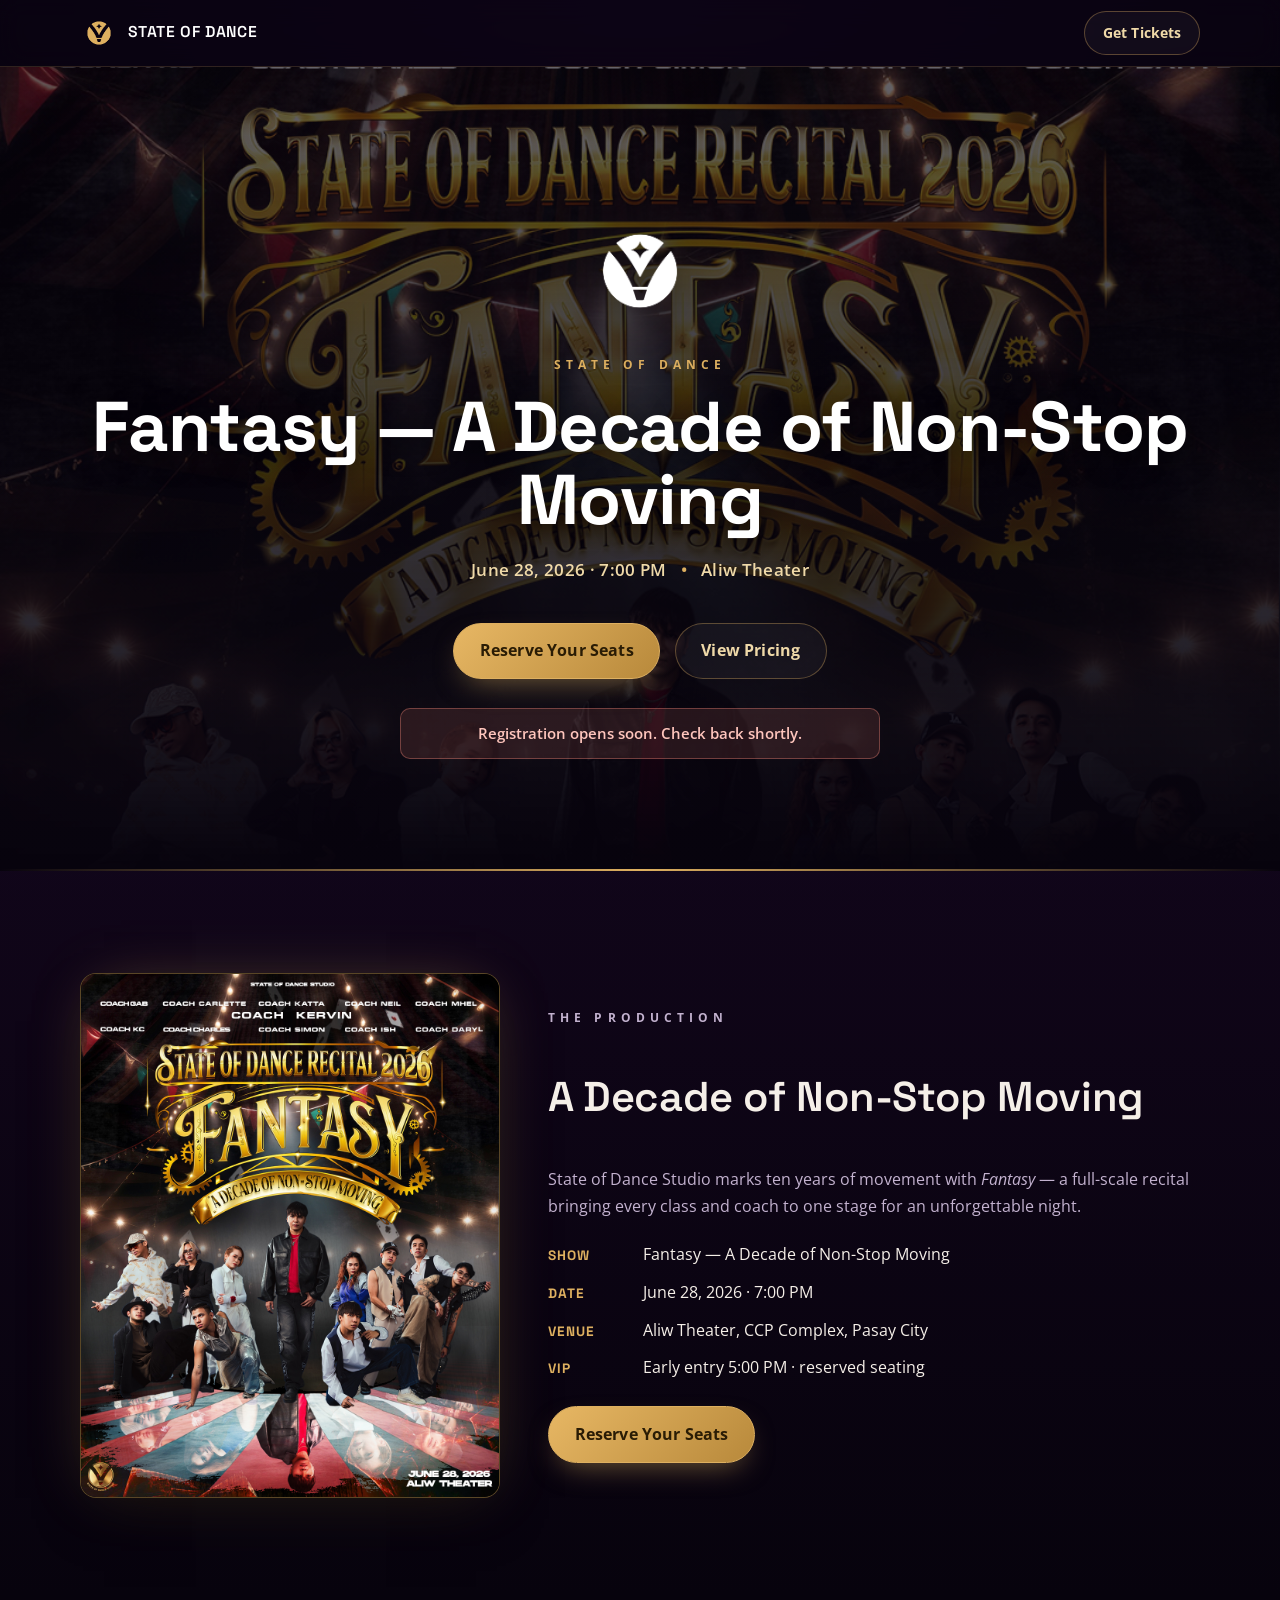
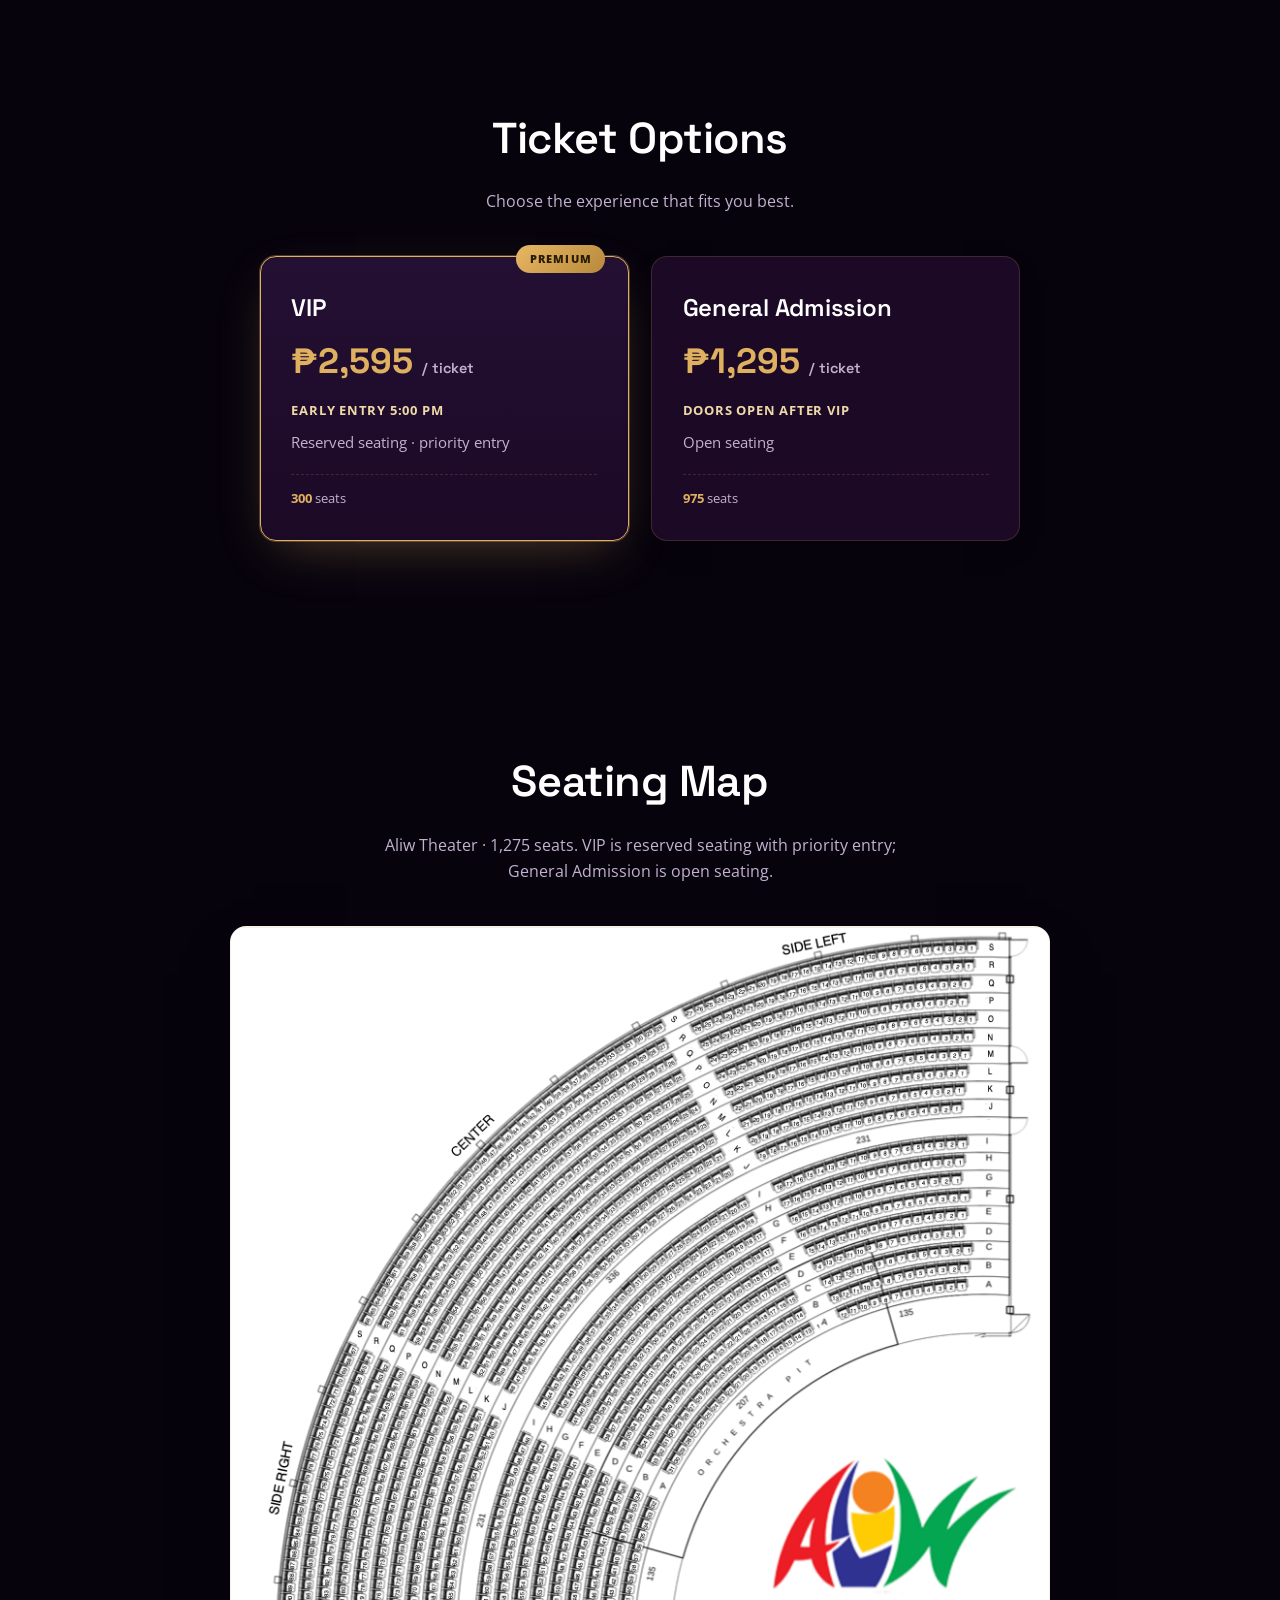
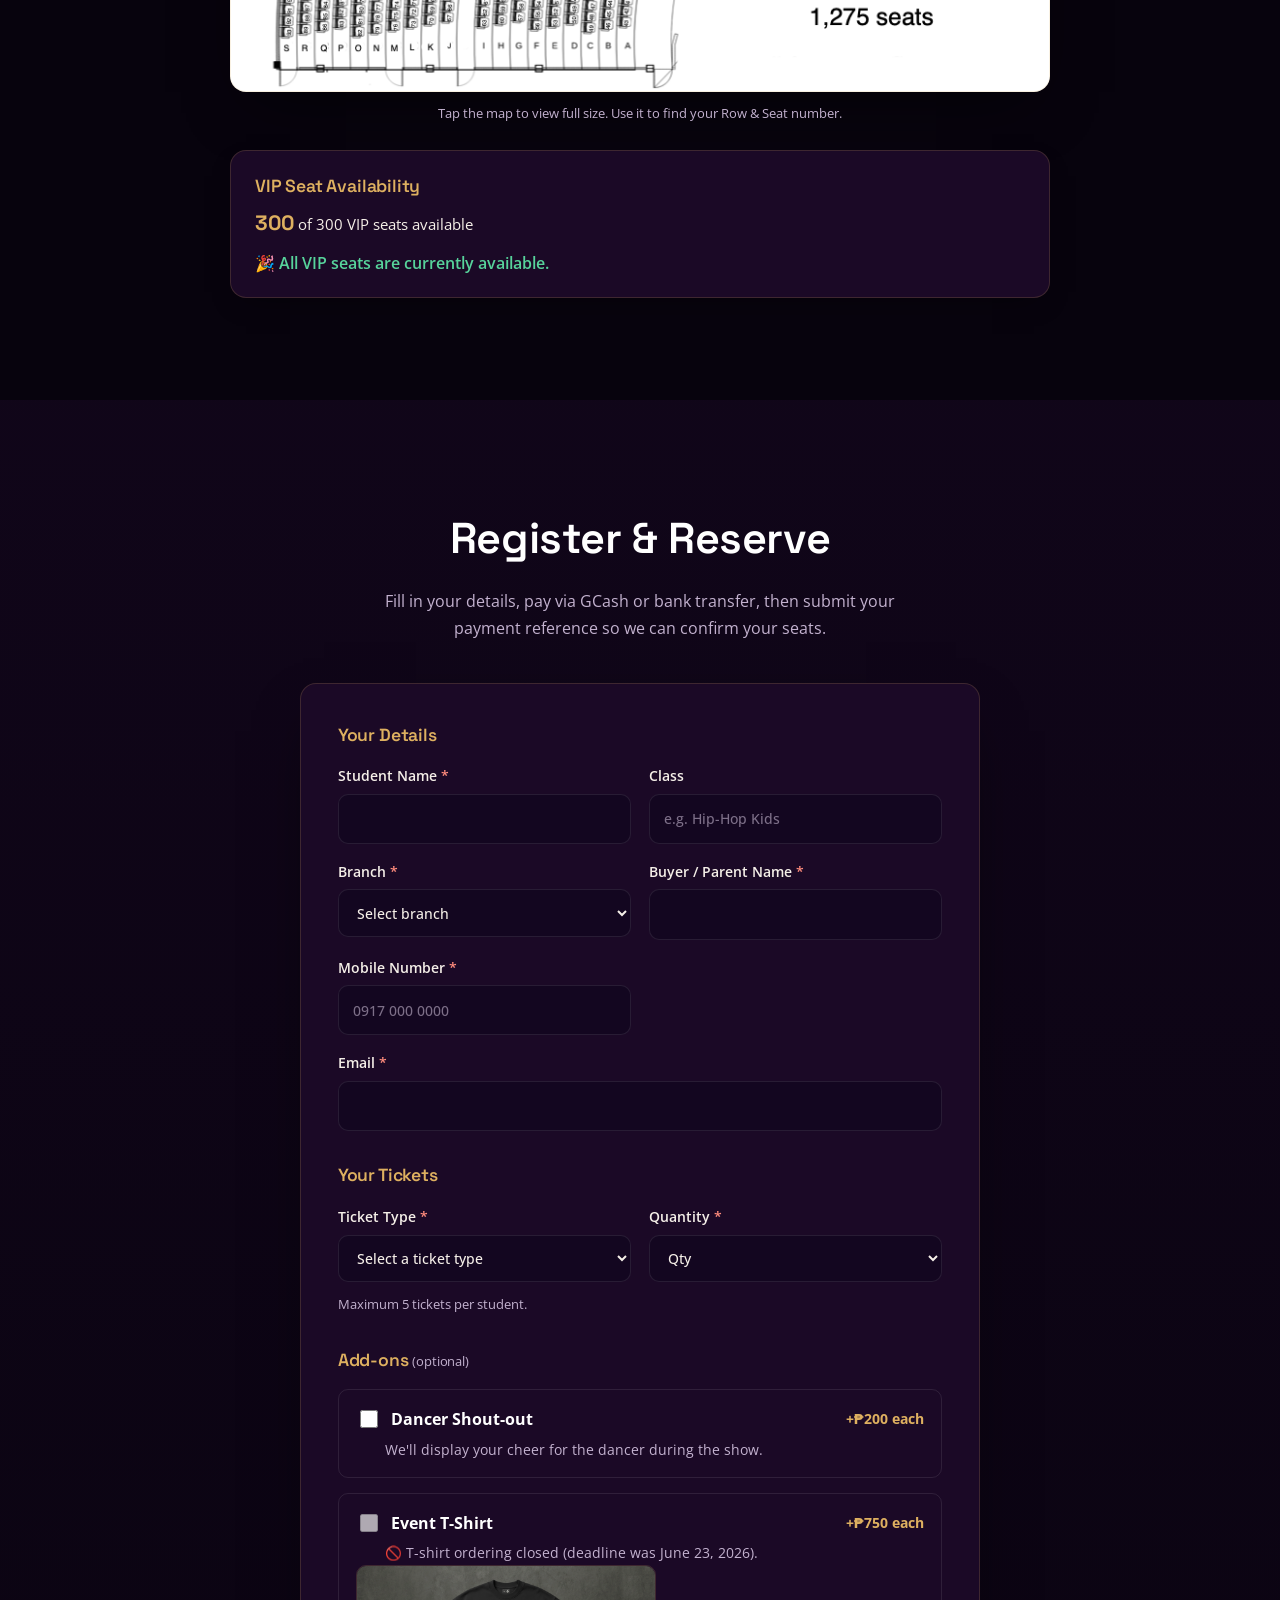
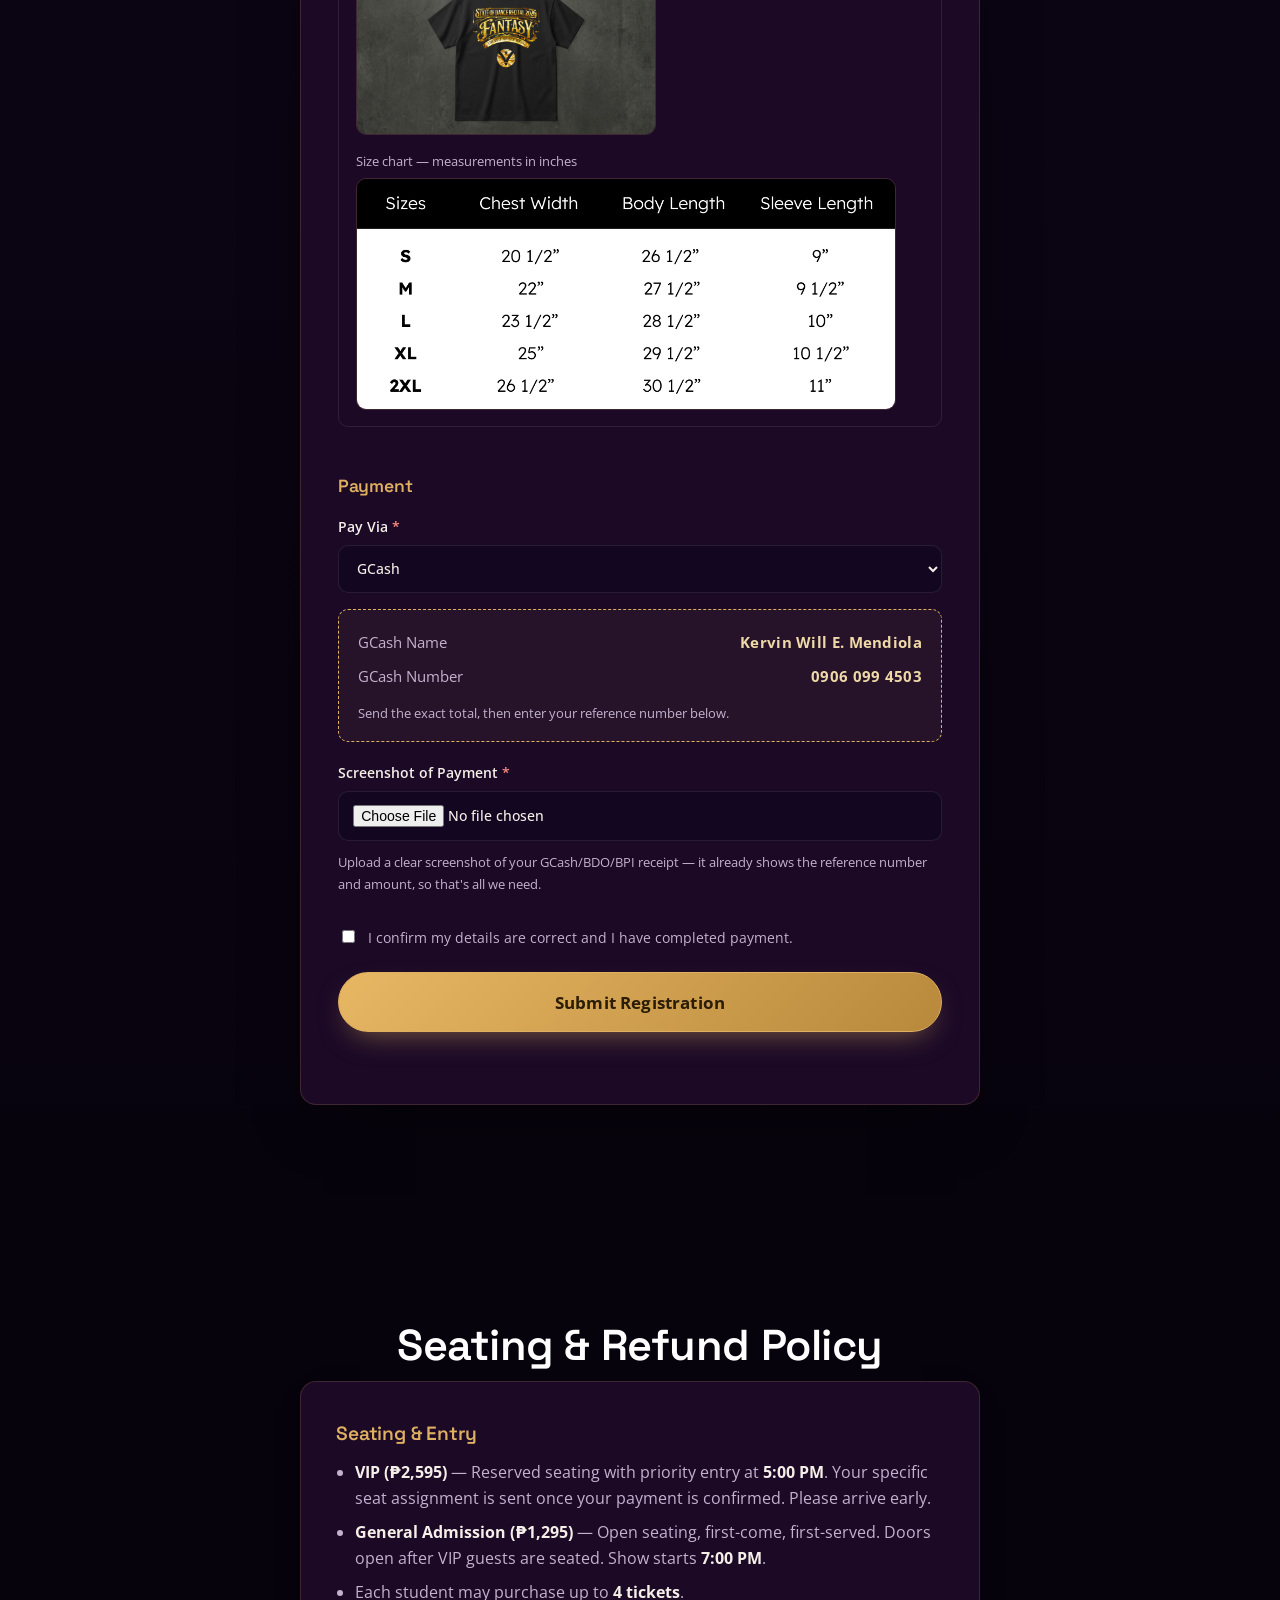
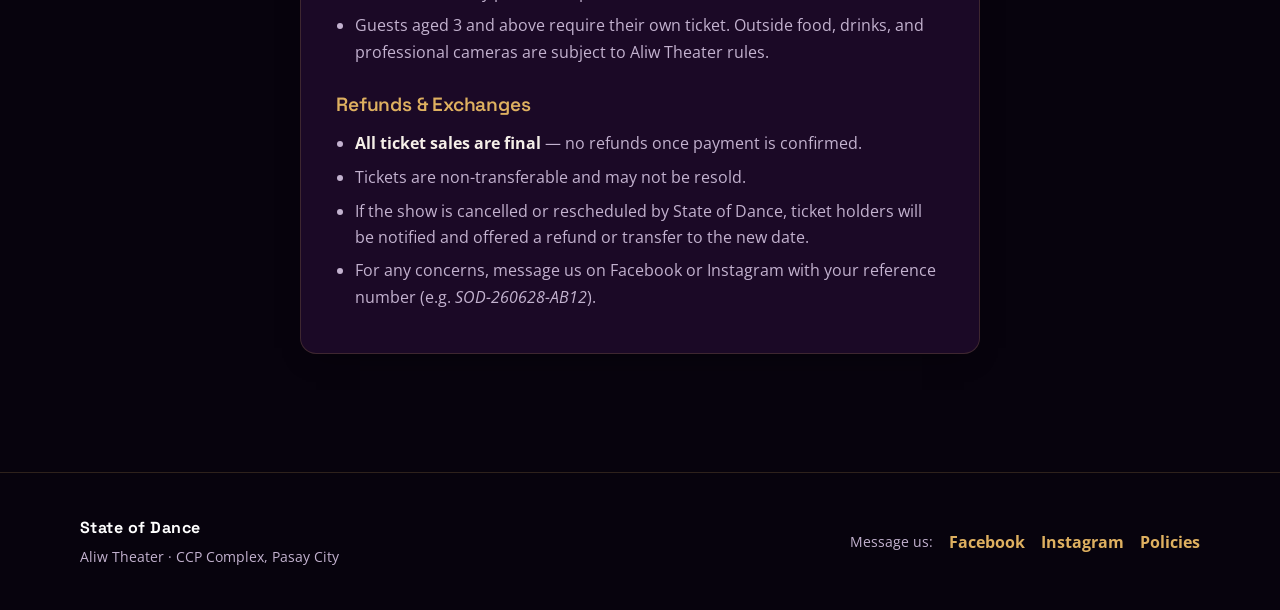
<file: index.html>
<!DOCTYPE html>
<html lang="en">
<head>
  <meta charset="UTF-8" />
  <meta name="viewport" content="width=device-width, initial-scale=1.0" />
  <title>Recital Tickets</title>
  <meta name="description" content="Official recital ticket registration." />
  <link rel="preconnect" href="https://fonts.googleapis.com" />
  <link rel="preconnect" href="https://fonts.gstatic.com" crossorigin />
  <link href="https://fonts.googleapis.com/css2?family=Open+Sans:ital,wght@0,400;0,500;0,600;0,700;1,400&family=Space+Grotesk:wght@500;600;700&display=swap" rel="stylesheet" />
  <link rel="icon" type="image/png" href="assets/logo-icon.png" />
  <link rel="stylesheet" href="styles.css?v=5" />
</head>
<body>
  <!-- ===== Top bar ===== -->
  <header class="topbar">
    <div class="wrap topbar__inner">
      <div class="brand">
        <img class="brand__logo" src="assets/logo-icon.png" alt="State of Dance logo" />
        <span class="brand__name" data-bind="org">State of Dance</span>
      </div>
      <a href="#tickets" class="btn btn--ghost btn--sm">Get Tickets</a>
    </div>
  </header>

  <!-- ===== Hero ===== -->
  <section class="hero">
    <div class="wrap hero__inner">
      <img class="hero__logo" src="assets/logo-white.png" alt="State of Dance logo" />
      <p class="eyebrow" data-bind="org">State of Dance</p>
      <h1 class="hero__title" data-bind="eventName">Annual Recital 2026</h1>
      <p class="hero__meta">
        <span data-bind="eventDate">TBA</span>
        <span class="dot">•</span>
        <span data-bind="venue">The New Theatre</span>
      </p>
      <div class="hero__cta">
        <a href="#tickets" class="btn btn--gold">Reserve Your Seats</a>
        <a href="#tiers" class="btn btn--ghost">View Pricing</a>
      </div>
      <div class="hero__status" data-status hidden></div>
    </div>
  </section>

  <!-- ===== Poster showcase ===== -->
  <section class="section section--alt">
    <div class="wrap">
      <div class="showcase">
        <div class="showcase__frame">
          <img src="assets/poster.jpg" alt="State of Dance Recital 2026 — Fantasy: A Decade of Non-Stop Moving official poster" loading="lazy" />
        </div>
        <div class="showcase__text">
          <p class="eyebrow">The Production</p>
          <h2>A Decade of Non-Stop Moving</h2>
          <p>State of Dance Studio marks ten years of movement with <em>Fantasy</em> — a full-scale recital bringing every class and coach to one stage for an unforgettable night.</p>
          <ul class="showcase__facts">
            <li><span class="k">Show</span><span class="v">Fantasy — A Decade of Non-Stop Moving</span></li>
            <li><span class="k">Date</span><span class="v">June 28, 2026 · 7:00 PM</span></li>
            <li><span class="k">Venue</span><span class="v">Aliw Theater, CCP Complex, Pasay City</span></li>
            <li><span class="k">VIP</span><span class="v">Early entry 5:00 PM · reserved seating</span></li>
          </ul>
          <a href="#tickets" class="btn btn--gold" style="margin-top:1.6rem;">Reserve Your Seats</a>
        </div>
      </div>
    </div>
  </section>

  <!-- ===== Tiers ===== -->
  <section id="tiers" class="section">
    <div class="wrap">
      <h2 class="section__title">Ticket Options</h2>
      <p class="section__sub">Choose the experience that fits you best.</p>
      <div class="tiers" data-tiers><!-- rendered by app.js --></div>
    </div>
  </section>

  <!-- ===== Seating map ===== -->
  <section id="seatmap" class="section">
    <div class="wrap">
      <h2 class="section__title">Seating Map</h2>
      <p class="section__sub">Aliw Theater · 1,275 seats. VIP is reserved seating with priority entry; General Admission is open seating.</p>
      <figure class="seatmap">
        <a href="assets/seatmap.png" target="_blank" rel="noopener" title="Open full-size seat map">
          <img src="assets/seatmap.png" alt="Aliw Theater seating plan" loading="lazy" />
        </a>
        <figcaption>Tap the map to view full size. Use it to find your Row & Seat number.</figcaption>
      </figure>
      <div class="vip-availability" data-vip-availability></div>
    </div>
  </section>

  <!-- ===== Purchase form ===== -->
  <section id="tickets" class="section section--alt">
    <div class="wrap wrap--narrow">
      <h2 class="section__title">Register & Reserve</h2>
      <p class="section__sub">
        Fill in your details, pay via GCash or bank transfer, then submit
        your payment reference so we can confirm your seats.
      </p>

      <form id="ticketForm" class="card form" novalidate>
        <!-- Buyer details -->
        <fieldset class="form__group">
          <legend>Your Details</legend>
          <div class="grid2">
            <label class="field">
              <span>Student Name <em>*</em></span>
              <input name="studentName" required autocomplete="off" />
            </label>
            <label class="field">
              <span>Class</span>
              <input name="studentClass" placeholder="e.g. Hip-Hop Kids" />
            </label>
            <label class="field">
              <span>Branch <em>*</em></span>
              <select name="studentBranch" data-branch-select required></select>
            </label>
            <label class="field">
              <span>Buyer / Parent Name <em>*</em></span>
              <input name="buyerName" required autocomplete="name" />
            </label>
            <label class="field">
              <span>Mobile Number <em>*</em></span>
              <input name="phone" required inputmode="tel" autocomplete="tel" placeholder="0917 000 0000" />
            </label>
            <label class="field grid2__full">
              <span>Email <em>*</em></span>
              <input name="email" type="email" required autocomplete="email" />
            </label>
          </div>
        </fieldset>

        <!-- Tier + qty -->
        <fieldset class="form__group">
          <legend>Your Tickets</legend>
          <div class="grid2">
            <label class="field">
              <span>Ticket Type <em>*</em></span>
              <select name="tier" data-tier-select required></select>
            </label>
            <label class="field">
              <span>Quantity <em>*</em></span>
              <select name="qty" data-qty-select required></select>
            </label>
          </div>
          <p class="hint" data-limit-hint></p>
          <div class="vipseat" data-vipseat hidden>
            <div class="vipseat__bar">
              <span class="vipseat__title">Enter your VIP seat(s)</span>
              <span class="vipseat__count"><b data-seat-count>0</b> / <span data-seat-need>0</span> entered</span>
            </div>
            <div class="seatentry" data-seatentry></div>
            <div class="taken" data-taken-list></div>
            <input type="hidden" name="vipSeats" />
            <p class="hint">Find your seat on the <a href="#seatmap">seating plan above</a>, then enter the Row and Seat number. Seats already taken by other VIPs can't be entered.</p>
          </div>
        </fieldset>

        <!-- Add-ons -->
        <fieldset class="form__group" data-addons hidden>
          <legend>Add-ons <span class="legend__opt">(optional)</span></legend>

          <!-- Shout-out -->
          <div class="addon" data-addon="shoutout" hidden>
            <label class="addon__head">
              <input type="checkbox" data-addon-toggle="shoutout" />
              <span class="addon__title" data-addon-label="shoutout">Dancer Shout-out</span>
              <span class="addon__price" data-addon-price="shoutout"></span>
            </label>
            <p class="addon__note" data-addon-note="shoutout"></p>
            <div class="addon__body" data-addon-body="shoutout" hidden>
              <div class="grid2">
                <label class="field">
                  <span>Quantity</span>
                  <select name="shoutoutQty" data-addon-qty="shoutout"></select>
                </label>
                <label class="field">
                  <span>Dancer being cheered</span>
                  <input name="shoutoutDancer" placeholder="Dancer's name" />
                </label>
                <label class="field grid2__full">
                  <span>Your shout-out message</span>
                  <textarea name="shoutoutMessage" rows="2" maxlength="200" placeholder="e.g. Go Maria! We're so proud of you! 💜"></textarea>
                </label>
              </div>
            </div>
          </div>

          <!-- T-Shirt -->
          <div class="addon" data-addon="shirt" hidden>
            <label class="addon__head">
              <input type="checkbox" data-addon-toggle="shirt" />
              <span class="addon__title" data-addon-label="shirt">Event T-Shirt</span>
              <span class="addon__price" data-addon-price="shirt"></span>
            </label>
            <p class="addon__note" data-addon-note="shirt"></p>
            <img class="addon__img" data-addon-image="shirt" alt="Event T-Shirt" hidden />
            <figure class="addon__sizechart" data-addon-sizechart="shirt" hidden>
              <figcaption>Size chart — measurements in inches</figcaption>
              <img alt="T-shirt size chart" />
            </figure>
            <div class="addon__body" data-addon-body="shirt" hidden>
              <div class="grid2">
                <label class="field">
                  <span>Size</span>
                  <select name="shirtSize" data-addon-sizes="shirt"></select>
                </label>
                <label class="field">
                  <span>Quantity</span>
                  <select name="shirtQty" data-addon-qty="shirt"></select>
                </label>
              </div>
            </div>
          </div>
        </fieldset>

        <!-- Payment -->
        <fieldset class="form__group">
          <legend>Payment</legend>
          <div class="order" data-order hidden>
            <div class="order__lines" data-order-lines></div>
            <div class="order__row order__row--total">
              <span>Total</span>
              <strong data-order-total>—</strong>
            </div>
          </div>

          <div class="pay">
            <label class="field">
              <span>Pay Via <em>*</em></span>
              <select name="payMethod" data-pay-select required>
                <option value="gcash">GCash</option>
                <option value="bdo">BDO Bank Transfer</option>
                <option value="bpi">BPI Bank Transfer</option>
              </select>
            </label>
            <div class="pay__details" data-pay-details>
              <!-- rendered by app.js -->
            </div>
          </div>

          <label class="field">
            <span>Screenshot of Payment <em>*</em></span>
            <input name="receipt" type="file" accept="image/*,.pdf" required />
          </label>
          <p class="hint">Upload a clear screenshot of your GCash/BDO/BPI receipt — it already shows the reference number and amount, so that's all we need.</p>
        </fieldset>

        <label class="check">
          <input type="checkbox" name="agree" required />
          <span>I confirm my details are correct and I have completed payment.</span>
        </label>

        <button type="submit" class="btn btn--gold btn--block" data-submit>
          Submit Registration
        </button>
        <p class="form__msg" data-form-msg role="status" aria-live="polite"></p>
      </form>
    </div>
  </section>

  <!-- ===== Policies ===== -->
  <section id="policies" class="section">
    <div class="wrap wrap--narrow">
      <h2 class="section__title">Seating & Refund Policy</h2>
      <div class="policy">
        <h3>Seating & Entry</h3>
        <ul>
          <li><strong>VIP (₱2,595)</strong> — Reserved seating with priority entry at <strong>5:00 PM</strong>. Your specific seat assignment is sent once your payment is confirmed. Please arrive early.</li>
          <li><strong>General Admission (₱1,295)</strong> — Open seating, first-come, first-served. Doors open after VIP guests are seated. Show starts <strong>7:00 PM</strong>.</li>
          <li>Each student may purchase up to <strong>4 tickets</strong>.</li>
          <li>Guests aged 3 and above require their own ticket. Outside food, drinks, and professional cameras are subject to Aliw Theater rules.</li>
        </ul>
        <h3>Refunds & Exchanges</h3>
        <ul>
          <li><strong>All ticket sales are final</strong> — no refunds once payment is confirmed.</li>
          <li>Tickets are non-transferable and may not be resold.</li>
          <li>If the show is cancelled or rescheduled by State of Dance, ticket holders will be notified and offered a refund or transfer to the new date.</li>
          <li>For any concerns, message us on Facebook or Instagram with your reference number (e.g. <em>SOD-260628-AB12</em>).</li>
        </ul>
      </div>
    </div>
  </section>

  <!-- ===== Footer ===== -->
  <footer class="footer">
    <div class="wrap footer__inner">
      <div>
        <p class="footer__org" data-bind="org">State of Dance</p>
        <p class="footer__line"><span data-bind="venue">Aliw Theater</span> · <span data-bind="venueAddress"></span></p>
      </div>
      <div class="footer__contact">
        <span class="footer__contact-label">Message us:</span>
        <a data-fb href="#" target="_blank" rel="noopener">Facebook</a>
        <a data-ig href="#" target="_blank" rel="noopener">Instagram</a>
        <a href="#policies">Policies</a>
      </div>
    </div>
  </footer>

  <!-- ===== Success modal ===== -->
  <div class="modal" data-modal hidden>
    <div class="modal__card modal__card--ticket">
      <span class="modal__check">✓</span>
      <h3>You're Registered!</h3>
      <p>Reference <strong data-order-id>—</strong></p>

      <div class="ticket" data-ticket>
        <div class="ticket__qr" data-qr></div>
        <dl class="ticket__details" data-ticket-details></dl>
      </div>

      <p class="modal__note">📲 <strong>Screenshot or save this QR code</strong> and present it at the venue for entry. We'll verify your payment and confirm your seat(s) by email.</p>
      <button class="btn btn--gold" data-modal-close>Done</button>
    </div>
  </div>

  <script src="assets/qrcode.min.js"></script>
  <script src="config.js?v=4"></script>
  <script src="app.js?v=4"></script>
</body>
</html>
</file>
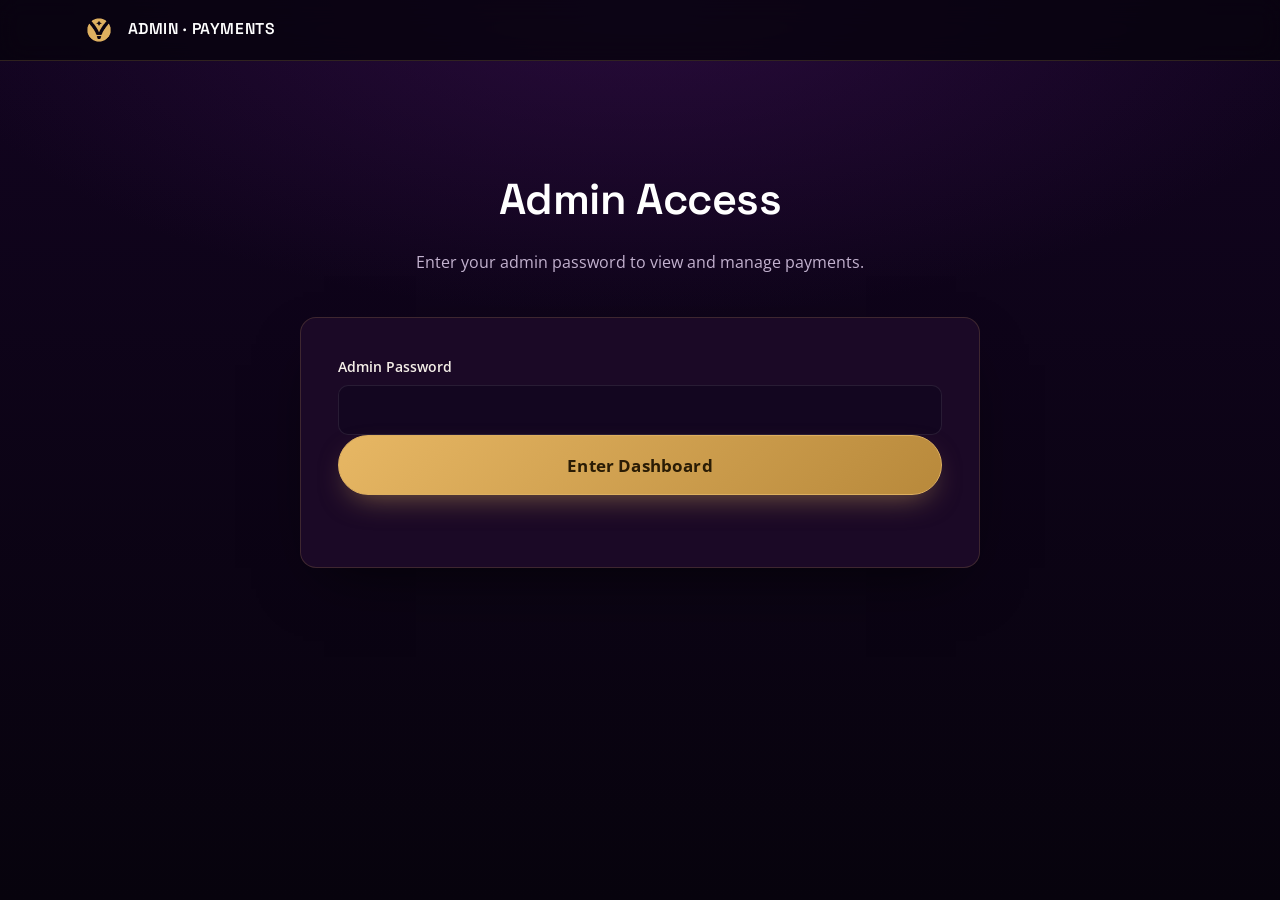
<file: admin.html>
<!DOCTYPE html>
<html lang="en">
<head>
  <meta charset="UTF-8" />
  <meta name="viewport" content="width=device-width, initial-scale=1.0" />
  <meta name="robots" content="noindex" />
  <title>Admin · Payments</title>
  <link rel="icon" type="image/png" href="assets/logo-icon.png" />
  <link rel="preconnect" href="https://fonts.googleapis.com" />
  <link href="https://fonts.googleapis.com/css2?family=Open+Sans:wght@400;500;600;700&family=Space+Grotesk:wght@500;600;700&display=swap" rel="stylesheet" />
  <link rel="stylesheet" href="styles.css?v=5" />
</head>
<body>
  <header class="topbar">
    <div class="wrap topbar__inner">
      <div class="brand">
        <img class="brand__logo" src="assets/logo-icon.png" alt="State of Dance logo" />
        <span class="brand__name">Admin · Payments</span>
      </div>
      <button class="btn btn--ghost btn--sm" data-logout hidden>Log out</button>
    </div>
  </header>

  <!-- Login -->
  <section class="section" data-login>
    <div class="wrap wrap--narrow">
      <h2 class="section__title">Admin Access</h2>
      <p class="section__sub">Enter your admin password to view and manage payments.</p>
      <form class="card form" data-login-form>
        <label class="field">
          <span>Admin Password</span>
          <input type="password" name="key" autocomplete="current-password" required />
        </label>
        <button class="btn btn--gold btn--block" type="submit">Enter Dashboard</button>
        <p class="form__msg" data-login-msg role="status"></p>
      </form>
    </div>
  </section>

  <!-- Dashboard -->
  <section class="section section--alt" data-dash hidden>
    <div class="wrap">
      <div class="admin__bar">
        <h2 class="section__title" style="text-align:left;margin:0;">Payments</h2>
        <div class="admin__actions">
          <button class="btn btn--ghost btn--sm" data-refresh>↻ Refresh</button>
          <button class="btn btn--gold btn--sm" data-export>⬇ Export CSV</button>
        </div>
      </div>

      <div class="cards" data-cards></div>

      <div class="admin__filters">
        <input class="admin__search" type="search" placeholder="Search name, email, reference, order ID…" data-search />
        <select class="admin__filter" data-filter>
          <option value="">All statuses</option>
          <option value="Pending">Pending</option>
          <option value="Confirmed">Confirmed</option>
          <option value="Rejected">Rejected</option>
          <option value="Cancelled">Cancelled</option>
        </select>
      </div>

      <div class="table-wrap">
        <table class="tbl" data-table>
          <thead>
            <tr>
              <th>Order ID</th><th>Date</th><th>Student</th><th>Branch</th><th>Buyer</th>
              <th>Contact</th><th>Tier</th><th>Seat(s)</th><th>Qty</th><th>Add-ons</th><th>Total</th>
              <th>Pay</th><th>Proof</th><th>Status</th>
            </tr>
          </thead>
          <tbody data-rows></tbody>
        </table>
      </div>
      <p class="admin__empty" data-empty hidden>No registrations match.</p>
    </div>
  </section>

  <script src="config.js?v=4"></script>
  <script src="admin.js?v=5"></script>
</body>
</html>
</file>
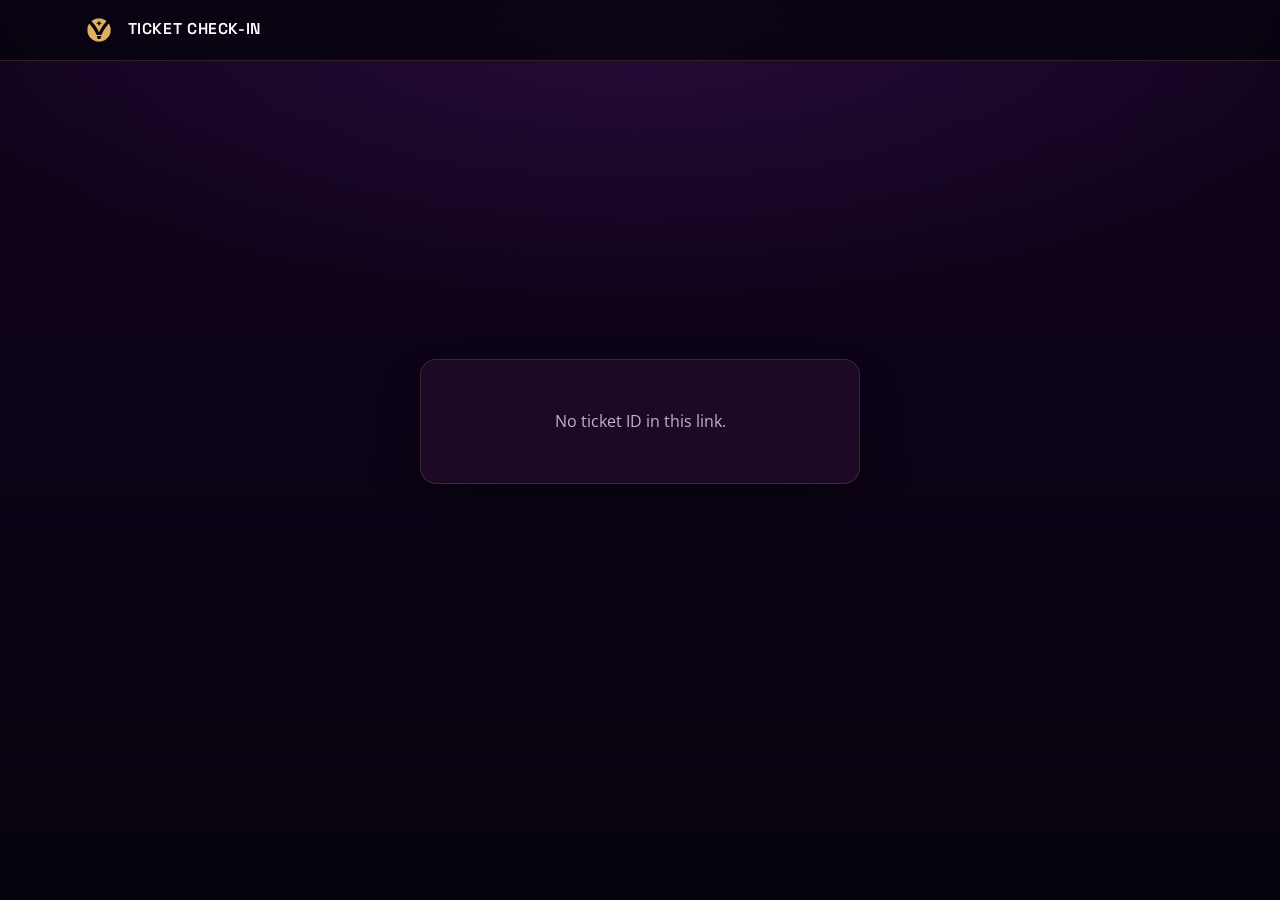
<file: verify.html>
<!DOCTYPE html>
<html lang="en">
<head>
  <meta charset="UTF-8" />
  <meta name="viewport" content="width=device-width, initial-scale=1.0" />
  <meta name="robots" content="noindex" />
  <title>Ticket Check-in</title>
  <link rel="icon" type="image/png" href="assets/logo-icon.png" />
  <link rel="preconnect" href="https://fonts.googleapis.com" />
  <link href="https://fonts.googleapis.com/css2?family=Open+Sans:wght@400;500;600;700&family=Space+Grotesk:wght@500;600;700&display=swap" rel="stylesheet" />
  <link rel="stylesheet" href="styles.css?v=5" />
</head>
<body>
  <header class="topbar">
    <div class="wrap topbar__inner">
      <div class="brand">
        <img class="brand__logo" src="assets/logo-icon.png" alt="State of Dance logo" />
        <span class="brand__name">Ticket Check-in</span>
      </div>
    </div>
  </header>

  <main class="verify">
    <div class="verify__card" data-card>
      <p class="verify__msg" data-msg>Loading ticket…</p>
    </div>
  </main>

  <script src="config.js?v=4"></script>
  <script src="verify.js?v=5"></script>
</body>
</html>
</file>
<file: styles.css>
/* =====================================================================
   STATE OF DANCE — FANTASY 2026  ·  brand stylesheet
   Palette sampled from official assets:
     Gold #DEB060 (bright #E7B764)  ·  Aubergine #270934 → #1C0625 → #050107
   Type: Space Grotesk (display) + Open Sans (body, brand standard)
   ===================================================================== */
:root {
  --gold:        #deb060;
  --gold-bright: #e7b764;
  --gold-soft:   #efd9a8;
  --gold-deep:   #b8893b;

  --aub-950: #07030d;
  --aub-900: #120420;
  --aub-800: #1c0625;
  --aub-700: #270934;
  --aub-600: #3a1150;
  --aub-500: #4d1d68;

  --surface:   #1b0926;
  --surface-2: #25103244;
  --surface-hi:#2a1038;

  --text:      #f5efe8;
  --text-soft: #c3b2cf;
  --line:      rgba(222, 176, 96, .18);
  --line-soft: rgba(255, 255, 255, .09);

  --ok:  #57d39b;
  --warn:#e7b764;
  --err: #ff8c7d;

  --font-display: "Space Grotesk", system-ui, sans-serif;
  --font-body: "Open Sans", system-ui, sans-serif;

  --radius: 16px;
  --radius-sm: 10px;
  --shadow: 0 24px 60px -24px rgba(0, 0, 0, .7);
  --shadow-sm: 0 10px 28px -16px rgba(0, 0, 0, .65);
  --glow-gold: 0 0 0 1px rgba(222,176,96,.3), 0 18px 50px -18px rgba(222,176,96,.35);
  --maxw: 1120px;
}

* { box-sizing: border-box; }
html { scroll-behavior: smooth; }
body {
  margin: 0;
  font-family: var(--font-body);
  color: var(--text);
  background: var(--aub-950);
  background-image:
    radial-gradient(80% 50% at 50% 0%, rgba(58,17,80,.55), transparent 70%),
    linear-gradient(180deg, var(--aub-900), var(--aub-950));
  background-attachment: fixed;
  line-height: 1.65;
  -webkit-font-smoothing: antialiased;
}
h1, h2, h3, legend { font-family: var(--font-display); font-weight: 600; letter-spacing: -0.01em; }
a { color: inherit; }

.wrap { width: min(var(--maxw), 92vw); margin-inline: auto; }
.wrap--narrow { width: min(680px, 92vw); }

/* ---- Buttons ---- */
.btn {
  display: inline-flex; align-items: center; justify-content: center;
  gap: .5rem; padding: .9rem 1.6rem; border-radius: 999px;
  font-family: var(--font-body); font-weight: 700; font-size: .98rem; text-decoration: none;
  border: 1.5px solid transparent; cursor: pointer; transition: .18s ease; white-space: nowrap;
  letter-spacing: .01em;
}
.btn--sm { padding: .55rem 1.1rem; font-size: .9rem; }
.btn--block { width: 100%; padding: 1.1rem; font-size: 1.05rem; }
.btn--gold {
  background: linear-gradient(135deg, var(--gold-bright), var(--gold-deep));
  color: #2a1c05; border-color: var(--gold);
  box-shadow: 0 12px 30px -12px rgba(222, 176, 96, .55);
}
.btn--gold:hover { transform: translateY(-2px); filter: brightness(1.06); box-shadow: 0 16px 38px -12px rgba(222, 176, 96, .7); }
.btn--ghost { background: rgba(255,255,255,.04); color: var(--gold-soft); border-color: rgba(222,176,96,.35); }
.btn--ghost:hover { background: rgba(222,176,96,.12); color: #fff; border-color: var(--gold); }
.btn:disabled { opacity: .55; cursor: not-allowed; transform: none; }

/* ---- Top bar ---- */
.topbar {
  position: sticky; top: 0; z-index: 20;
  background: rgba(7, 3, 13, .8);
  backdrop-filter: blur(12px);
  border-bottom: 1px solid var(--line);
}
.topbar__inner { display: flex; align-items: center; justify-content: space-between; padding: .7rem 0; }
.brand { display: flex; align-items: center; gap: .6rem; color: #fff; }
.brand__logo { height: 38px; width: auto; display: block; }
.brand__name { font-family: var(--font-display); font-weight: 600; letter-spacing: .04em; text-transform: uppercase; font-size: .98rem; }

/* ---- Hero ---- */
.hero {
  position: relative; color: #fff; text-align: center; overflow: hidden;
  padding: clamp(4.5rem, 13vw, 9rem) 0 clamp(4rem, 10vw, 7rem);
  background:
    linear-gradient(180deg, rgba(7,3,13,.62), rgba(7,3,13,.86) 70%, var(--aub-950)),
    url("assets/poster.jpg") center 22% / cover no-repeat;
}
.hero::after {
  content: ""; position: absolute; inset-inline: 0; bottom: 0; height: 2px;
  background: linear-gradient(90deg, transparent, var(--gold), transparent);
}
.hero__inner { position: relative; z-index: 1; }
.hero__logo { height: clamp(84px, 15vw, 120px); width: auto; display: block; margin: 0 auto 1.5rem; filter: drop-shadow(0 10px 30px rgba(0,0,0,.6)); }
.eyebrow {
  text-transform: uppercase; letter-spacing: .42em; font-size: .76rem;
  color: var(--gold); margin: 0 0 1rem; font-weight: 700;
}
.hero__title { font-size: clamp(2.3rem, 6vw, 4.4rem); margin: 0; line-height: 1.04; font-weight: 700; text-shadow: 0 4px 30px rgba(0,0,0,.6); }
.hero__meta { margin: 1.2rem 0 0; color: var(--gold-soft); font-size: 1.05rem; font-weight: 600; letter-spacing: .02em; }
.hero__meta .dot { margin: 0 .6rem; color: var(--gold); }
.hero__cta { display: flex; gap: .9rem; justify-content: center; flex-wrap: wrap; margin-top: 2.4rem; }
.hero__status { margin: 1.8rem auto 0; max-width: 480px; padding: .75rem 1rem; border-radius: var(--radius-sm); font-size: .95rem; font-weight: 600; }
.hero__status.is-open  { background: rgba(87,211,155,.14); color: #b6f2d5; border: 1px solid rgba(87,211,155,.4); }
.hero__status.is-closed{ background: rgba(255,140,125,.12); color: #ffc6bd; border: 1px solid rgba(255,140,125,.35); }

/* ---- Sections ---- */
.section { padding: clamp(3.8rem, 8vw, 6.5rem) 0; }
.section--alt { background: linear-gradient(180deg, rgba(58,17,80,.18), transparent); }
.section__title { font-size: clamp(1.9rem, 4vw, 2.7rem); text-align: center; margin: 0; color: #fff; }
.section__sub { text-align: center; color: var(--text-soft); max-width: 560px; margin: .9rem auto 2.6rem; }

/* ---- Poster showcase ---- */
.showcase { display: grid; grid-template-columns: minmax(0, 420px) 1fr; gap: clamp(1.5rem, 4vw, 3rem); align-items: center; }
@media (max-width: 720px){ .showcase { grid-template-columns: 1fr; } }
.showcase__frame {
  border-radius: var(--radius); overflow: hidden; border: 1px solid rgba(222,176,96,.4);
  box-shadow: var(--shadow), 0 0 60px -20px rgba(222,176,96,.4); background: #000;
}
.showcase__frame img { display: block; width: 100%; height: auto; }
.showcase__text h2 { text-align: left; font-size: clamp(1.8rem, 4vw, 2.6rem); }
.showcase__text p { color: var(--text-soft); }
.showcase__facts { list-style: none; padding: 0; margin: 1.4rem 0 0; display: flex; flex-direction: column; gap: .7rem; }
.showcase__facts li { display: flex; gap: .7rem; align-items: baseline; }
.showcase__facts .k { color: var(--gold); font-weight: 700; min-width: 84px; font-family: var(--font-display); font-size: .85rem; text-transform: uppercase; letter-spacing: .08em; }
.showcase__facts .v { color: var(--text); }

/* ---- Tiers ---- */
.tiers { display: grid; gap: 1.4rem; grid-template-columns: repeat(auto-fit, minmax(260px, 1fr)); max-width: 760px; margin-inline: auto; }
.tier {
  position: relative; background: var(--surface); border: 1px solid var(--line);
  border-radius: var(--radius); padding: 1.9rem; box-shadow: var(--shadow-sm); transition: .2s ease;
}
.tier:hover { transform: translateY(-4px); border-color: rgba(222,176,96,.4); }
.tier--featured { border-color: var(--gold); box-shadow: var(--glow-gold); background: linear-gradient(180deg, #241033, var(--surface)); }
.tier__badge {
  position: absolute; top: -.8rem; right: 1.4rem;
  background: linear-gradient(135deg, var(--gold-bright), var(--gold-deep));
  color: #2a1c05; font-size: .7rem; font-weight: 800; letter-spacing: .1em; text-transform: uppercase;
  padding: .32rem .85rem; border-radius: 999px;
}
.tier__name { font-size: 1.5rem; margin: 0 0 .3rem; color: #fff; }
.tier__price { font-size: 2.2rem; font-weight: 700; color: var(--gold); font-family: var(--font-display); }
.tier__price small { font-size: .9rem; font-weight: 600; color: var(--text-soft); }
.tier__entry { display: inline-block; margin-top: .6rem; font-size: .82rem; font-weight: 700; color: var(--gold-soft); text-transform: uppercase; letter-spacing: .06em; }
.tier__note { color: var(--text-soft); margin: .5rem 0 1.2rem; font-size: .95rem; }
.tier__seats { font-size: .82rem; color: var(--text-soft); border-top: 1px dashed var(--line); padding-top: .8rem; }
.tier__seats b { color: var(--gold); }

/* ---- Cards / Form ---- */
.card { background: var(--surface); border: 1px solid var(--line); border-radius: var(--radius); padding: clamp(1.4rem, 3vw, 2.3rem); box-shadow: var(--shadow); }
.form__group { border: none; padding: 0; margin: 0 0 1.9rem; }
.form__group legend { font-family: var(--font-display); font-size: 1.1rem; color: var(--gold); padding: 0 0 .9rem; font-weight: 600; }
.legend__opt { font-family: var(--font-body); font-size: .8rem; font-weight: 400; color: var(--text-soft); text-transform: none; }
.grid2 { display: grid; gap: 1rem 1.1rem; grid-template-columns: 1fr 1fr; }
.grid2__full { grid-column: 1 / -1; }
@media (max-width: 560px){ .grid2 { grid-template-columns: 1fr; } }

.field { display: flex; flex-direction: column; gap: .4rem; font-size: .88rem; font-weight: 600; color: var(--text); }
.field em { color: var(--err); font-style: normal; }
.field input, .field select, .field textarea {
  font: inherit; font-family: var(--font-body); font-weight: 500; padding: .78rem .9rem; border-radius: var(--radius-sm);
  border: 1.5px solid var(--line-soft); background: #130620; color: var(--text); transition: .15s; resize: vertical;
}
.field input::placeholder, .field textarea::placeholder { color: #7d6f88; }
.field input:focus, .field select:focus, .field textarea:focus {
  outline: none; border-color: var(--gold); box-shadow: 0 0 0 3px rgba(222,176,96,.18); background: #190a28;
}
.field select option { background: #1b0926; color: var(--text); }
.hint { font-size: .82rem; color: var(--text-soft); margin: .7rem 0 0; }

/* ---- Add-ons ---- */
.addon { border: 1.5px solid var(--line-soft); border-radius: var(--radius-sm); padding: 1rem 1.1rem; margin-bottom: .9rem; transition: .15s; }
.addon:has(input[type="checkbox"]:checked) { border-color: var(--gold); background: rgba(222,176,96,.06); box-shadow: var(--shadow-sm); }
.addon__head { display: flex; align-items: center; gap: .6rem; cursor: pointer; font-weight: 700; color: #fff; }
.addon__head input { width: 18px; height: 18px; accent-color: var(--gold); flex: none; }
.addon__title { flex: 1; }
.addon__price { color: var(--gold); font-weight: 700; font-size: .9rem; }
.addon__note { margin: .4rem 0 0 1.8rem; font-size: .85rem; color: var(--text-soft); }
.addon__body { margin-top: 1rem; }
.addon__img { display: block; width: 100%; max-width: 300px; border-radius: var(--radius-sm); border: 1px solid var(--line); margin-bottom: 1rem; }
.addon__sizechart { margin: 1rem 0 0; }
.addon__sizechart figcaption { font-size: .8rem; color: var(--text-soft); margin-bottom: .4rem; }
.addon__sizechart img { display: block; width: 100%; max-width: 540px; border-radius: var(--radius-sm); border: 1px solid var(--line); }
.addon__gallery { display: flex; gap: .7rem; flex-wrap: wrap; margin-bottom: 1rem; }
.thumb { margin: 0; width: 108px; }
.thumb img { width: 108px; height: 108px; object-fit: cover; border-radius: var(--radius-sm); border: 1px solid var(--line); display: block; }
.thumb figcaption { font-size: .72rem; color: var(--text-soft); margin-top: .3rem; text-align: center; }

/* ---- VIP seat selection ---- */
.vipseat { margin-top: 1.1rem; padding: 1.1rem; border: 1px dashed var(--gold); border-radius: var(--radius-sm); background: rgba(222,176,96,.05); }
.vipseat a { color: var(--gold); }
.vipseat__bar { display: flex; justify-content: space-between; align-items: center; margin-bottom: .8rem; flex-wrap: wrap; gap: .5rem; }
.vipseat__title { font-weight: 700; color: #fff; }
.vipseat__count { color: var(--text-soft); font-size: .9rem; }
.vipseat__count b { color: var(--gold); font-size: 1.05rem; }
.seatpicker { overflow-x: auto; padding: 1rem; background: #130620; border: 1px solid var(--line-soft); border-radius: var(--radius-sm); }
.stage { text-align: center; letter-spacing: .5em; font-family: var(--font-display); font-size: .72rem; color: var(--gold-soft); background: linear-gradient(180deg, rgba(222,176,96,.28), transparent); border-radius: 6px; padding: .45rem; margin: 0 auto 1rem; max-width: 70%; }
.seat-row { display: flex; align-items: center; gap: 4px; margin-bottom: 4px; width: max-content; }
.seat-rowlabel { width: 18px; font-size: .7rem; color: var(--text-soft); text-align: center; flex: none; }
.seat { width: 23px; height: 23px; flex: none; border-radius: 5px; border: 1px solid transparent; font-size: .58rem; cursor: pointer; color: #2a1c05; transition: .1s; padding: 0; }
.seat--free { background: rgba(222,176,96,.16); color: var(--gold-soft); border-color: rgba(222,176,96,.4); }
.seat--free:hover { background: var(--gold); color: #2a1c05; transform: translateY(-1px); }
.seat--sel { background: var(--gold); color: #2a1c05; border-color: #fff; box-shadow: 0 0 0 2px rgba(255,255,255,.35); }
.seat--taken { background: rgba(255,255,255,.05); color: #5a4f63; cursor: not-allowed; border-color: transparent; }
.seat-legend { display: flex; gap: 1.2rem; margin-top: .85rem; font-size: .8rem; color: var(--text-soft); flex-wrap: wrap; }
.seat-legend .dot { display: inline-block; width: 12px; height: 12px; border-radius: 3px; margin-right: .35rem; vertical-align: -1px; }
.dot--free { background: rgba(222,176,96,.4); }
.dot--sel { background: var(--gold); }
.dot--taken { background: rgba(255,255,255,.12); }

/* ---- VIP seat entry (Row + Seat number) ---- */
.seatentry { display: flex; flex-direction: column; gap: .6rem; margin-bottom: 1rem; }
.seatentry__row { display: grid; grid-template-columns: 56px 1fr 1fr 90px; gap: .55rem; align-items: center; }
.seatentry__n { font-size: .82rem; color: var(--text-soft); font-weight: 700; }
.seatentry__in { font: inherit; font-family: var(--font-body); padding: .6rem .7rem; border-radius: var(--radius-sm); border: 1.5px solid var(--line-soft); background: #130620; color: var(--text); min-width: 0; }
.seatentry__in:focus { outline: none; border-color: var(--gold); box-shadow: 0 0 0 3px rgba(222,176,96,.18); }
.seatentry__status { font-size: .76rem; font-weight: 700; white-space: nowrap; text-align: right; }
.seatentry__status--ok { color: var(--ok); }
.seatentry__status--bad { color: var(--err); }
.seatentry__status--wait { color: var(--text-soft); }
.taken { margin-bottom: 1rem; font-size: .82rem; line-height: 2; }
.taken__label { color: var(--text-soft); font-weight: 700; margin-right: .3rem; }
.taken__none { color: var(--text-soft); }
.taken__chip { display: inline-block; background: rgba(255,140,125,.14); color: #ffb3a8; border: 1px solid rgba(255,140,125,.35); border-radius: 999px; padding: .08rem .55rem; margin: .15rem .2rem; font-weight: 700; font-size: .78rem; }

/* ---- Seat map ---- */
.seatmap { margin: 0 auto; max-width: 820px; text-align: center; }
.seatmap a { display: block; border-radius: var(--radius); overflow: hidden; border: 1px solid var(--line); box-shadow: var(--shadow); background: #fff; }
.seatmap img { display: block; width: 100%; height: auto; }
.seatmap figcaption { color: var(--text-soft); font-size: .82rem; margin-top: .7rem; }

/* ---- VIP availability panel ---- */
.vip-availability { max-width: 820px; margin: 1.6rem auto 0; background: var(--surface); border: 1px solid var(--line); border-radius: var(--radius); padding: 1.3rem 1.5rem; box-shadow: var(--shadow-sm); }
.va__title { margin: 0 0 .3rem; color: var(--gold); font-size: 1.1rem; }
.va__count { margin: 0 0 .6rem; color: var(--text); font-size: .95rem; }
.va__count b { color: var(--gold); font-size: 1.3rem; font-family: var(--font-display); }
.va__label { margin: .6rem 0 .5rem; color: var(--text-soft); font-size: .85rem; font-weight: 600; }
.va__none { margin: 0; color: var(--ok); font-weight: 600; }
.va__chips { display: flex; flex-wrap: wrap; gap: .35rem; max-height: 180px; overflow-y: auto; }

/* ---- Order summary ---- */
.order { background: linear-gradient(135deg, var(--aub-700), var(--aub-600)); border: 1px solid rgba(222,176,96,.35); color: #fff; border-radius: var(--radius-sm); padding: 1.1rem 1.3rem; margin-bottom: 1.2rem; }
.order__lines { display: flex; flex-direction: column; gap: .35rem; margin-bottom: .6rem; }
.order__lines .order__row { font-size: .95rem; color: var(--gold-soft); }
.order__row { display: flex; align-items: center; justify-content: space-between; }
.order__row--total { border-top: 1px solid rgba(255,255,255,.18); padding-top: .7rem; margin-top: .2rem; }
.order__row--total span { font-weight: 700; }
.order__row strong { font-size: 1.6rem; font-family: var(--font-display); color: var(--gold); }

/* ---- Payment ---- */
.pay { margin-bottom: 1.2rem; }
.pay__details { margin-top: 1rem; background: rgba(222,176,96,.06); border: 1px dashed var(--gold); border-radius: var(--radius-sm); padding: 1rem 1.2rem; font-size: .95rem; }
.pay__details .pd__row { display: flex; justify-content: space-between; gap: 1rem; padding: .28rem 0; }
.pay__details .pd__row span:first-child { color: var(--text-soft); }
.pay__details .pd__row b { color: var(--gold-soft); letter-spacing: .02em; }
.pay__hint { margin: .6rem 0 0; font-size: .82rem; color: var(--text-soft); }

.check { display: flex; gap: .65rem; align-items: flex-start; font-size: .9rem; color: var(--text-soft); margin: 0 0 1.4rem; }
.check input { margin-top: .25rem; accent-color: var(--gold); }

.form__msg { text-align: center; margin: 1rem 0 0; font-weight: 700; font-size: .95rem; min-height: 1.2rem; }
.form__msg.is-err { color: var(--err); }
.form__msg.is-ok { color: var(--ok); }

/* ---- Policy ---- */
.policy { background: var(--surface); border: 1px solid var(--line); border-radius: var(--radius); padding: clamp(1.4rem, 3vw, 2.2rem); box-shadow: var(--shadow-sm); }
.policy h3 { color: var(--gold); font-size: 1.2rem; margin: 1.5rem 0 .6rem; }
.policy h3:first-child { margin-top: 0; }
.policy ul { margin: 0; padding-left: 1.2rem; color: var(--text-soft); }
.policy li { margin: .45rem 0; }
.policy strong { color: var(--text); }

/* ---- Footer ---- */
.footer { background: var(--aub-950); border-top: 1px solid var(--line); color: var(--text-soft); padding: 2.6rem 0; margin-top: 1rem; }
.footer__inner { display: flex; justify-content: space-between; align-items: center; gap: 1rem; flex-wrap: wrap; }
.footer__org { color: #fff; font-weight: 700; margin: 0; font-family: var(--font-display); letter-spacing: .03em; }
.footer__line { margin: .25rem 0 0; font-size: .9rem; }
.footer__contact { display: flex; align-items: center; gap: 1rem; flex-wrap: wrap; }
.footer__contact-label { color: var(--text-soft); font-size: .9rem; }
.footer__contact a { color: var(--gold); text-decoration: none; font-weight: 700; }
.footer__contact a:hover { color: var(--gold-bright); }

/* ---- Modal ---- */
.modal { position: fixed; inset: 0; z-index: 50; display: grid; place-items: center; background: rgba(7,3,13,.75); backdrop-filter: blur(5px); padding: 1rem; }
.modal__card { background: var(--surface-hi); border: 1px solid var(--line); border-radius: var(--radius); padding: 2.5rem 2rem; max-width: 420px; text-align: center; box-shadow: var(--shadow); }
.modal__check { display: grid; place-items: center; width: 62px; height: 62px; margin: 0 auto 1rem; border-radius: 50%; background: rgba(87,211,155,.14); color: var(--ok); font-size: 1.9rem; font-weight: 700; }
.modal__card h3 { margin: 0 0 .6rem; color: #fff; font-size: 1.6rem; }
.modal__card p { margin: .3rem 0; color: var(--text-soft); }
.modal__card strong { color: var(--gold); }
.modal__note { font-size: .88rem; }
.modal__card .btn { margin-top: 1.4rem; }
.modal__card--ticket { max-width: 460px; }

/* ---- Success ticket + QR ---- */
.ticket { background: #130620; border: 1px solid var(--line); border-radius: var(--radius-sm); padding: 1.2rem; margin: 1.2rem 0; display: flex; flex-direction: column; align-items: center; gap: 1rem; }
.ticket__qr img { width: 184px; height: 184px; image-rendering: pixelated; background: #fff; padding: 8px; border-radius: 8px; display: block; }
.ticket__details { width: 100%; margin: 0; display: flex; flex-direction: column; gap: .4rem; }
.ticket__details > div { display: flex; justify-content: space-between; gap: 1rem; border-bottom: 1px dashed var(--line-soft); padding-bottom: .35rem; }
.ticket__details dt { color: var(--text-soft); font-size: .85rem; margin: 0; }
.ticket__details dd { margin: 0; color: var(--text); font-weight: 700; font-size: .9rem; text-align: right; }

/* ---- Verify / check-in page ---- */
.verify { min-height: 80vh; display: grid; place-items: center; padding: 2rem 1rem; }
.verify__card { width: min(440px, 94vw); background: var(--surface); border: 1px solid var(--line); border-radius: var(--radius); box-shadow: var(--shadow); overflow: hidden; }
.verify__status { padding: 1.4rem; text-align: center; font-family: var(--font-display); font-size: 1.5rem; font-weight: 700; color: #fff; }
.vs--confirmed { background: linear-gradient(135deg, #1f8f5b, #14663f); }
.vs--pending   { background: linear-gradient(135deg, var(--gold-deep), #7a5a1f); color: #fff; }
.vs--rejected, .vs--cancelled { background: linear-gradient(135deg, #b23121, #7a1f15); }
.vs--unknown   { background: var(--aub-700); }
.verify__body { padding: 1.4rem 1.6rem 1.8rem; }
.verify__name { font-family: var(--font-display); font-size: 1.4rem; color: #fff; margin: 0 0 .2rem; }
.verify__sub { color: var(--text-soft); margin: 0 0 1.2rem; font-size: .9rem; }
.verify__row { display: flex; justify-content: space-between; gap: 1rem; padding: .5rem 0; border-bottom: 1px solid var(--line-soft); }
.verify__row span { color: var(--text-soft); font-size: .85rem; }
.verify__row b { color: var(--text); text-align: right; }
.verify__row b.big { color: var(--gold); font-size: 1.1rem; font-family: var(--font-display); }
.verify__msg { text-align: center; color: var(--text-soft); padding: 2rem; }
.verify__checkin { margin-top: 1.4rem; }
.verify__used { background: linear-gradient(135deg, #b23121, #7a1f15); color: #fff; text-align: center; font-family: var(--font-display); font-weight: 700; font-size: 1.3rem; padding: 1.1rem; border-radius: var(--radius-sm); line-height: 1.3; }
.verify__used small { font-family: var(--font-body); font-weight: 600; font-size: .82rem; opacity: .9; }

/* ---- Admin dashboard ---- */
.admin__bar { display: flex; align-items: center; justify-content: space-between; gap: 1rem; flex-wrap: wrap; margin-bottom: 1.4rem; }
.admin__actions { display: flex; gap: .6rem; }
.admin__notice { background: rgba(222,176,96,.12); border: 1px solid var(--gold); color: var(--gold-soft); padding: .7rem 1rem; border-radius: var(--radius-sm); margin-bottom: 1rem; font-size: .9rem; font-weight: 600; }

.cards { display: grid; gap: 1rem; grid-template-columns: repeat(auto-fit, minmax(180px, 1fr)); margin-bottom: 1.6rem; }
.card-stat { background: var(--surface); border: 1px solid var(--line); border-radius: var(--radius-sm); padding: 1.1rem 1.2rem; box-shadow: var(--shadow-sm); display: flex; flex-direction: column; gap: .35rem; }
.card-stat--wide { grid-column: span 2; }
@media (max-width: 560px){ .card-stat--wide { grid-column: 1 / -1; } }
.card-stat__label { font-size: .78rem; text-transform: uppercase; letter-spacing: .06em; color: var(--text-soft); font-weight: 700; }
.card-stat__val { font-size: 1.6rem; font-weight: 700; font-family: var(--font-display); color: #fff; }
.card-stat.is-ok .card-stat__val { color: var(--ok); }
.card-stat.is-warn .card-stat__val { color: var(--gold); }
.seats { display: flex; flex-direction: column; gap: .25rem; }
.seatline { display: flex; justify-content: space-between; font-size: .92rem; color: var(--text-soft); }
.seatline b { color: var(--gold); }

.admin__filters { display: flex; gap: .8rem; margin-bottom: 1rem; flex-wrap: wrap; }
.admin__search { flex: 1; min-width: 220px; font: inherit; font-family: var(--font-body); padding: .7rem .9rem; border: 1.5px solid var(--line-soft); border-radius: var(--radius-sm); background: #130620; color: var(--text); }
.admin__filter { font: inherit; font-family: var(--font-body); padding: .7rem .9rem; border: 1.5px solid var(--line-soft); border-radius: var(--radius-sm); background: #130620; color: var(--text); }
.admin__search:focus, .admin__filter:focus { outline: none; border-color: var(--gold); box-shadow: 0 0 0 3px rgba(222,176,96,.18); }

.table-wrap { overflow-x: auto; border-radius: var(--radius-sm); border: 1px solid var(--line); background: var(--surface); }
.tbl { width: 100%; border-collapse: collapse; font-size: .88rem; min-width: 980px; }
.tbl th { text-align: left; background: var(--aub-700); color: var(--gold-soft); padding: .7rem .8rem; font-weight: 700; white-space: nowrap; position: sticky; top: 0; font-family: var(--font-display); }
.tbl td { padding: .65rem .8rem; border-top: 1px solid var(--line-soft); vertical-align: top; color: var(--text); }
.tbl tr:hover td { background: rgba(222,176,96,.05); }
.tbl small { color: var(--text-soft); }
.tbl .mono { font-family: ui-monospace, "SF Mono", Menlo, monospace; font-size: .82rem; color: var(--gold-soft); }
.tbl a { color: var(--gold); }

.status { font: inherit; font-family: var(--font-body); font-weight: 700; padding: .35rem .5rem; border-radius: 999px; border: 1.5px solid; cursor: pointer; background: #130620; color: var(--text); }
.status--pending   { background: rgba(231,183,100,.14); color: var(--gold); border-color: rgba(231,183,100,.5); }
.status--confirmed { background: rgba(87,211,155,.14); color: var(--ok); border-color: rgba(87,211,155,.5); }
.status--rejected  { background: rgba(255,140,125,.14); color: var(--err); border-color: rgba(255,140,125,.5); }
.status--cancelled { background: rgba(255,255,255,.07); color: var(--text-soft); border-color: rgba(255,255,255,.2); }
.admin__empty { text-align: center; color: var(--text-soft); padding: 2rem; }

[hidden] { display: none !important; }
</file>
